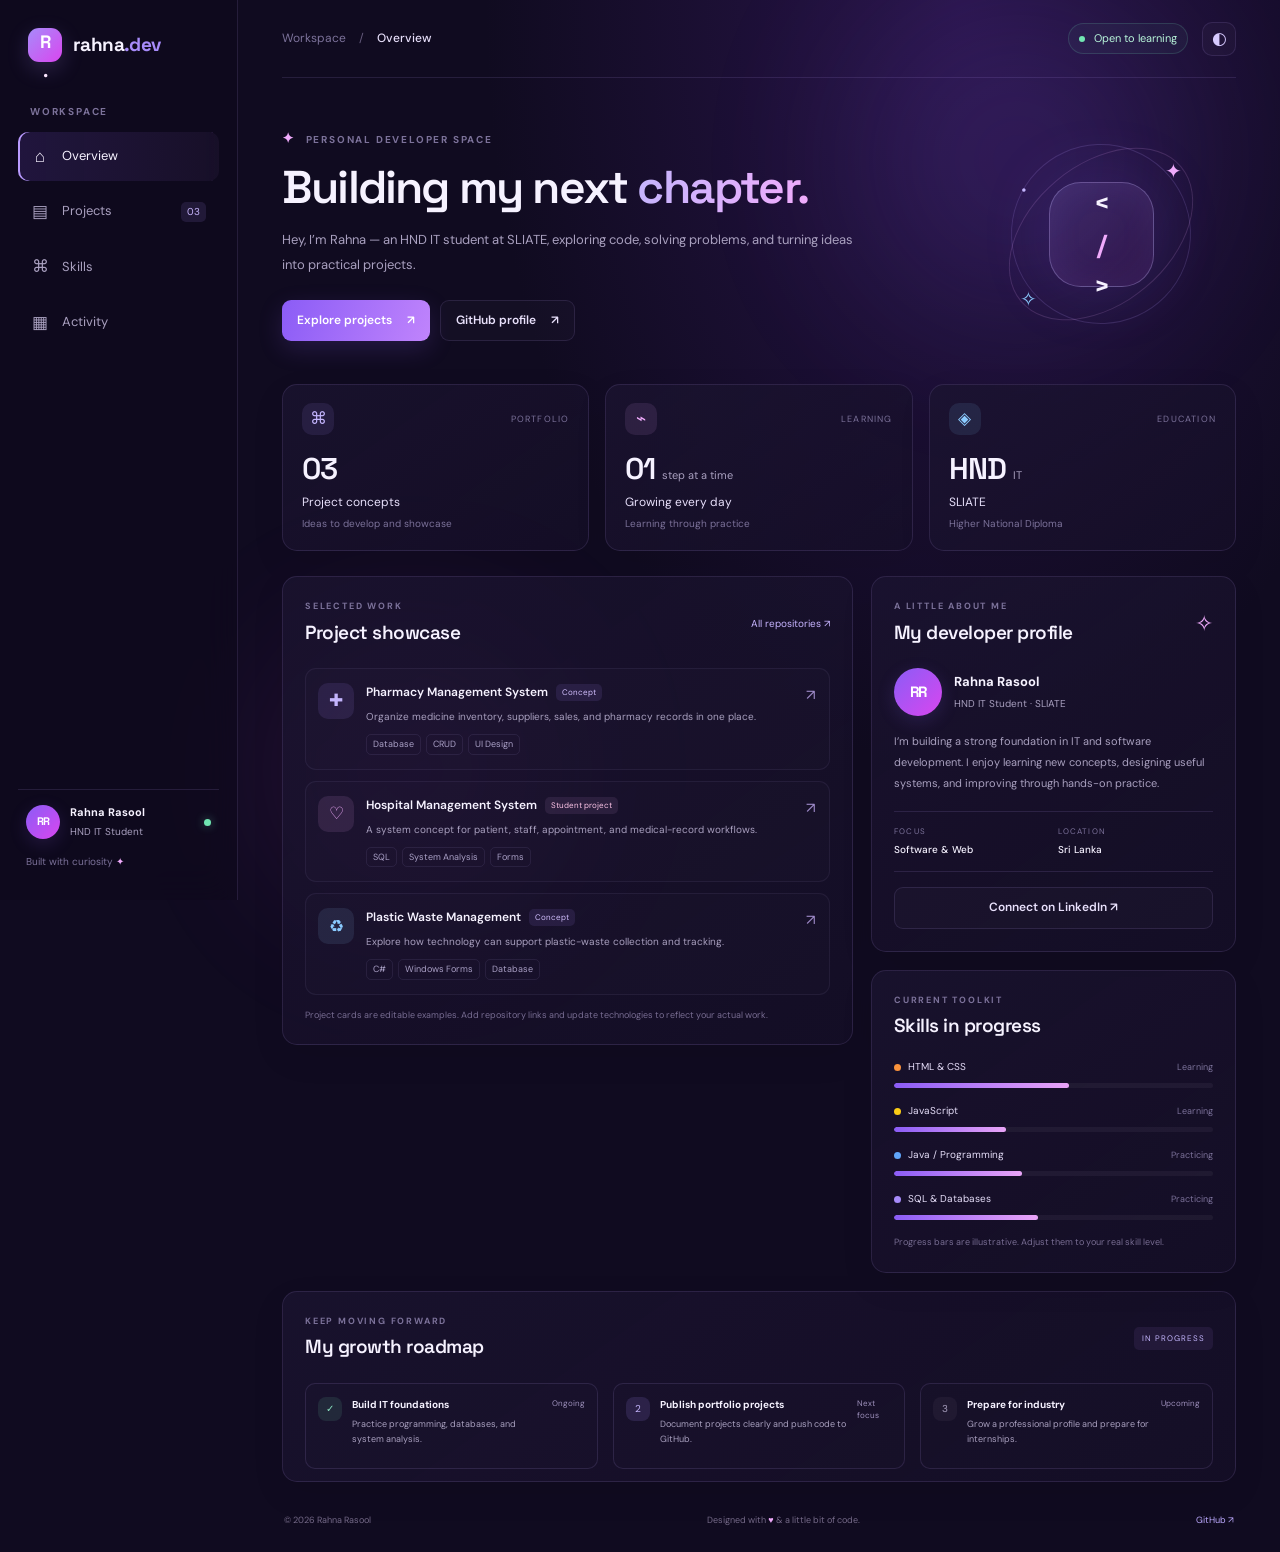
<file: index.html>
<!doctype html>
<html lang="en">
<head>
  <meta charset="utf-8">
  <meta name="viewport" content="width=device-width, initial-scale=1">
  <meta name="theme-color" content="#100b20">
  <meta name="description" content="Rahna Rasool — HND IT student and aspiring software developer portfolio.">
  <title>Rahna Rasool | Developer Dashboard</title>
  <link rel="preconnect" href="https://fonts.googleapis.com">
  <link rel="preconnect" href="https://fonts.gstatic.com" crossorigin>
  <link href="https://fonts.googleapis.com/css2?family=DM+Sans:wght@400;500;600;700&family=Space+Grotesk:wght@400;500;600;700&display=swap" rel="stylesheet">
  <link rel="stylesheet" href="style.css">
</head>
<body>
  <div class="ambient ambient-one"></div><div class="ambient ambient-two"></div>
  <div class="app-shell">
    <aside class="sidebar">
      <a class="brand" href="#home" aria-label="Home"><span class="brand-mark">R<span>.</span></span><span>rahna<span class="brand-muted">.dev</span></span></a>
      <div class="side-label">WORKSPACE</div>
      <nav class="nav">
        <a class="nav-link active" href="#home"><span>⌂</span> Overview</a>
        <a class="nav-link" href="#projects"><span>▤</span> Projects <span class="nav-count">03</span></a>
        <a class="nav-link" href="#skills"><span>⌘</span> Skills</a>
        <a class="nav-link" href="#activity"><span>▦</span> Activity</a>
      </nav>
      <div class="sidebar-bottom">
        <div class="mini-profile"><div class="avatar small">RR</div><div><strong>Rahna Rasool</strong><small>HND IT Student</small></div><span class="online-dot"></span></div>
        <p class="sidebar-note">Built with curiosity <span>✦</span></p>
      </div>
    </aside>

    <main class="main-content" id="home">
      <header class="topbar">
        <div class="breadcrumb">Workspace <span>/</span> <strong>Overview</strong></div>
        <div class="top-actions"><span class="status-pill"><i></i> Open to learning</span><button class="icon-button" id="themeButton" aria-label="Toggle contrast" title="Toggle contrast">◐</button></div>
      </header>

      <section class="welcome-row">
        <div>
          <div class="eyebrow"><span class="sparkle">✦</span> PERSONAL DEVELOPER SPACE</div>
          <h1>Building my next <span>chapter.</span></h1>
          <p class="welcome-copy">Hey, I’m Rahna — an HND IT student at SLIATE, exploring code, solving problems, and turning ideas into practical projects.</p>
          <div class="hero-actions">
            <a class="button primary" href="#projects">Explore projects <span>↗</span></a>
            <a class="button secondary" href="https://github.com/rahnarasool" target="_blank" rel="noreferrer">GitHub profile <span>↗</span></a>
          </div>
        </div>
        <div class="hero-orb" aria-hidden="true"><div class="orb-ring ring-one"></div><div class="orb-ring ring-two"></div><div class="orb-core">&lt;<span>/</span>&gt;</div><span class="orb-star star-a">✦</span><span class="orb-star star-b">✧</span><span class="orb-star star-c">·</span></div>
      </section>

      <section class="stat-grid" aria-label="Portfolio highlights">
        <article class="stat-card"><div class="stat-top"><span class="stat-icon violet">⌘</span><span class="stat-tag">PORTFOLIO</span></div><div class="stat-number">03</div><div class="stat-title">Project concepts</div><div class="stat-foot">Ideas to develop and showcase</div></article>
        <article class="stat-card"><div class="stat-top"><span class="stat-icon pink">⌁</span><span class="stat-tag">LEARNING</span></div><div class="stat-number">01 <small>step at a time</small></div><div class="stat-title">Growing every day</div><div class="stat-foot">Learning through practice</div></article>
        <article class="stat-card"><div class="stat-top"><span class="stat-icon blue">◈</span><span class="stat-tag">EDUCATION</span></div><div class="stat-number">HND <small>IT</small></div><div class="stat-title">SLIATE</div><div class="stat-foot">Higher National Diploma</div></article>
      </section>

      <section class="content-grid">
        <div class="panel projects-panel" id="projects">
          <div class="panel-heading"><div><div class="eyebrow">SELECTED WORK</div><h2>Project showcase</h2></div><a class="text-link" href="https://github.com/rahnarasool" target="_blank" rel="noreferrer">All repositories ↗</a></div>
          <div class="project-list">
            <article class="project-card">
              <div class="project-symbol purple-symbol">✚</div><div class="project-info"><div class="project-title-row"><h3>Pharmacy Management System</h3><span class="project-status planning">Concept</span></div><p>Organize medicine inventory, suppliers, sales, and pharmacy records in one place.</p><div class="tech-tags"><span>Database</span><span>CRUD</span><span>UI Design</span></div></div><a class="project-arrow" href="https://github.com/rahnarasool" target="_blank" rel="noreferrer" aria-label="Open repository">↗</a>
            </article>
            <article class="project-card">
              <div class="project-symbol pink-symbol">♡</div><div class="project-info"><div class="project-title-row"><h3>Hospital Management System</h3><span class="project-status learning">Student project</span></div><p>A system concept for patient, staff, appointment, and medical-record workflows.</p><div class="tech-tags"><span>SQL</span><span>System Analysis</span><span>Forms</span></div></div><a class="project-arrow" href="https://github.com/rahnarasool" target="_blank" rel="noreferrer" aria-label="Open repository">↗</a>
            </article>
            <article class="project-card">
              <div class="project-symbol blue-symbol">♻</div><div class="project-info"><div class="project-title-row"><h3>Plastic Waste Management</h3><span class="project-status planning">Concept</span></div><p>Explore how technology can support plastic-waste collection and tracking.</p><div class="tech-tags"><span>C#</span><span>Windows Forms</span><span>Database</span></div></div><a class="project-arrow" href="https://github.com/rahnarasool" target="_blank" rel="noreferrer" aria-label="Open repository">↗</a>
            </article>
          </div>
          <p class="disclaimer">Project cards are editable examples. Add repository links and update technologies to reflect your actual work.</p>
        </div>

        <div class="right-column">
          <section class="panel about-panel">
            <div class="panel-heading"><div><div class="eyebrow">A LITTLE ABOUT ME</div><h2>My developer profile</h2></div><span class="about-icon">✧</span></div>
            <div class="profile-summary"><div class="avatar large">RR</div><div><h3>Rahna Rasool</h3><p>HND IT Student · SLIATE</p></div></div>
            <p class="about-text">I’m building a strong foundation in IT and software development. I enjoy learning new concepts, designing useful systems, and improving through hands-on practice.</p>
            <div class="profile-facts"><div><span>FOCUS</span><strong>Software & Web</strong></div><div><span>LOCATION</span><strong>Sri Lanka</strong></div></div>
            <a class="button full secondary" href="https://www.linkedin.com/" target="_blank" rel="noreferrer">Connect on LinkedIn ↗</a>
          </section>
          <section class="panel skills-panel" id="skills">
            <div class="panel-heading"><div><div class="eyebrow">CURRENT TOOLKIT</div><h2>Skills in progress</h2></div></div>
            <div class="skill-row"><div class="skill-name"><span class="skill-dot html"></span>HTML & CSS <span class="skill-level">Learning</span></div><div class="skill-track"><i style="width:55%"></i></div></div>
            <div class="skill-row"><div class="skill-name"><span class="skill-dot js"></span>JavaScript <span class="skill-level">Learning</span></div><div class="skill-track"><i style="width:35%"></i></div></div>
            <div class="skill-row"><div class="skill-name"><span class="skill-dot java"></span>Java / Programming <span class="skill-level">Practicing</span></div><div class="skill-track"><i style="width:40%"></i></div></div>
            <div class="skill-row"><div class="skill-name"><span class="skill-dot sql"></span>SQL & Databases <span class="skill-level">Practicing</span></div><div class="skill-track"><i style="width:45%"></i></div></div>
            <p class="disclaimer">Progress bars are illustrative. Adjust them to your real skill level.</p>
          </section>
        </div>
      </section>

      <section class="panel activity-panel" id="activity">
        <div class="panel-heading"><div><div class="eyebrow">KEEP MOVING FORWARD</div><h2>My growth roadmap</h2></div><span class="roadmap-badge">IN PROGRESS</span></div>
        <div class="roadmap">
          <div class="roadmap-item done"><span class="roadmap-marker">✓</span><div><strong>Build IT foundations</strong><p>Practice programming, databases, and system analysis.</p></div><span class="roadmap-state">Ongoing</span></div>
          <div class="roadmap-item current"><span class="roadmap-marker">2</span><div><strong>Publish portfolio projects</strong><p>Document projects clearly and push code to GitHub.</p></div><span class="roadmap-state">Next focus</span></div>
          <div class="roadmap-item"><span class="roadmap-marker">3</span><div><strong>Prepare for industry</strong><p>Grow a professional profile and prepare for internships.</p></div><span class="roadmap-state">Upcoming</span></div>
        </div>
      </section>

      <footer class="footer"><span>© <span id="year"></span> Rahna Rasool</span><span>Designed with <b>♥</b> & a little bit of code.</span><a href="https://github.com/rahnarasool" target="_blank" rel="noreferrer">GitHub ↗</a></footer>
    </main>
  </div>
  <script src="script.js"></script>
</body>
</html>
</file>
<file: style.css>
*{box-sizing:border-box} :root{--bg:#100b20;--panel:rgba(27,20,48,.78);--panel2:rgba(35,25,61,.68);--border:rgba(191,165,255,.13);--text:#f6f2ff;--muted:#a9a0bf;--soft:#7c729a;--purple:#a78bfa;--pink:#f0abfc;--blue:#8bcbff;--green:#8ce8c2}html{scroll-behavior:smooth;scroll-padding-top:25px}body{margin:0;background:radial-gradient(ellipse at 75% 0%,#281449 0,transparent 35%),var(--bg);color:var(--text);font-family:'DM Sans',sans-serif;font-size:14px;line-height:1.6;overflow-x:hidden}.ambient{position:fixed;z-index:-1;border-radius:50%;filter:blur(90px);opacity:.14;pointer-events:none}.ambient-one{width:320px;height:320px;background:#8b5cf6;top:0;right:8%}.ambient-two{width:260px;height:260px;background:#d946ef;bottom:0;left:22%}.app-shell{max-width:1540px;margin:auto;display:grid;grid-template-columns:238px minmax(0,1fr);min-height:100vh}.sidebar{height:100vh;position:sticky;top:0;border-right:1px solid var(--border);padding:28px 18px 20px;display:flex;flex-direction:column;background:rgba(15,10,29,.58);backdrop-filter:blur(18px)}.brand{display:flex;align-items:center;gap:11px;color:var(--text);text-decoration:none;font-family:'Space Grotesk',sans-serif;font-size:19px;font-weight:700;letter-spacing:-.6px;padding:0 10px 42px}.brand-mark{width:34px;height:34px;border-radius:11px;display:grid;place-items:center;background:linear-gradient(135deg,#a78bfa,#d946ef);color:white;font-size:18px;box-shadow:0 7px 22px #a78bfa33}.brand-mark span{color:#fce7ff}.brand-muted{color:var(--purple)}.side-label,.eyebrow{font-size:10px;letter-spacing:1.8px;font-weight:700;color:var(--soft)}.side-label{padding:0 12px 12px}.nav{display:grid;gap:6px}.nav-link{display:flex;align-items:center;gap:13px;padding:11px 13px;border-radius:10px;text-decoration:none;color:var(--muted);font-size:13px;transition:.2s}.nav-link>span:first-child{width:18px;text-align:center;font-size:17px}.nav-link:hover,.nav-link.active{color:#f7f2ff;background:linear-gradient(90deg,#8b5cf626,#c084fc0d)}.nav-link.active{box-shadow:inset 2px 0 #b99bff}.nav-count{margin-left:auto;font-size:10px;background:#a78bfa20;color:#c9b7ff;border-radius:5px;padding:2px 6px}.sidebar-bottom{margin-top:auto}.mini-profile{display:flex;align-items:center;gap:10px;padding:14px 8px;border-top:1px solid var(--border)}.mini-profile strong,.mini-profile small{display:block}.mini-profile strong{font-size:11px}.mini-profile small{font-size:10px;color:var(--muted);margin-top:2px}.online-dot{width:7px;height:7px;background:#70e6b2;border-radius:50%;margin-left:auto;box-shadow:0 0 10px #70e6b277}.sidebar-note{color:var(--soft);font-size:10px;padding:0 8px}.sidebar-note span{color:var(--pink)}.main-content{padding:0 44px 24px;min-width:0}.topbar{height:78px;display:flex;align-items:center;justify-content:space-between;border-bottom:1px solid var(--border);margin-bottom:36px}.breadcrumb{color:var(--soft);font-size:12px}.breadcrumb span{padding:0 10px;color:#655b7d}.breadcrumb strong{color:#e6def9;font-weight:500}.top-actions{display:flex;align-items:center;gap:14px}.status-pill{font-size:11px;color:#b9f7db;border:1px solid #72e6b32a;background:#72e6b30b;border-radius:20px;padding:6px 10px}.status-pill i{display:inline-block;width:6px;height:6px;border-radius:50%;background:#72e6b3;margin-right:6px}.icon-button{height:34px;width:34px;border-radius:10px;border:1px solid var(--border);color:#d7caff;background:#ffffff06;cursor:pointer;font-size:17px}.welcome-row{display:flex;align-items:center;justify-content:space-between;gap:30px;min-height:240px;margin-bottom:30px}.eyebrow{margin-bottom:12px}.sparkle{color:var(--pink);font-size:14px;margin-right:6px}h1,h2,h3,p{margin-top:0}h1{font-family:'Space Grotesk',sans-serif;font-size:clamp(32px,4vw,46px);letter-spacing:-1.8px;line-height:1.12;margin-bottom:15px;font-weight:600}h1 span{background:linear-gradient(100deg,#c4b5fd,#f0abfc);-webkit-background-clip:text;background-clip:text;color:transparent}.welcome-copy{color:var(--muted);max-width:580px;font-size:13px;line-height:1.9;margin-bottom:22px}.hero-actions{display:flex;gap:10px;flex-wrap:wrap}.button{display:inline-flex;align-items:center;justify-content:center;gap:15px;text-decoration:none;border-radius:9px;padding:10px 15px;font-weight:600;font-size:12px;transition:transform .2s,border-color .2s}.button:hover{transform:translateY(-2px)}.button.primary{background:linear-gradient(110deg,#8b5cf6,#c084fc);color:#fff;box-shadow:0 8px 25px #8b5cf62c}.button.secondary{background:#ffffff05;color:#e8e0fb;border:1px solid var(--border)}.button.secondary:hover{border-color:#b69aff66}.hero-orb{width:210px;height:210px;flex-shrink:0;position:relative;display:grid;place-items:center;margin-right:30px}.orb-ring{position:absolute;border:1px solid #b99bff2c;border-radius:50%;transform:rotate(-24deg)}.ring-one{width:180px;height:180px}.ring-two{width:140px;height:210px;transform:rotate(50deg);border-color:#f0abfc28}.orb-core{width:105px;height:105px;border-radius:32px;display:grid;place-items:center;font-family:'Space Grotesk',sans-serif;font-weight:700;font-size:26px;letter-spacing:-2px;background:linear-gradient(145deg,#a78bfa26,#d946ef16);border:1px solid #c4b5fd55;box-shadow:0 0 70px #8b5cf629,inset 0 0 35px #a78bfa14}.orb-core span{color:var(--pink)}.orb-star{position:absolute;color:var(--pink);font-size:20px}.star-a{top:26px;right:24px}.star-b{bottom:24px;left:24px;color:var(--blue)}.star-c{top:37px;left:25px;font-size:30px;color:#c4b5fd}.stat-grid{display:grid;grid-template-columns:repeat(3,minmax(0,1fr));gap:16px;margin-bottom:25px}.stat-card,.panel{border:1px solid var(--border);border-radius:15px;background:linear-gradient(145deg,var(--panel),rgba(22,15,40,.7));box-shadow:0 12px 35px #05030b12}.stat-card{padding:18px 19px;min-width:0}.stat-top{display:flex;align-items:center;justify-content:space-between;margin-bottom:16px}.stat-icon{width:32px;height:32px;display:grid;place-items:center;border-radius:10px;font-size:17px}.violet{background:#a78bfa1c;color:#c4b5fd}.pink{background:#f0abfc1a;color:#f0abfc}.blue{background:#8bcbff1a;color:#8bcbff}.stat-tag{font-size:9px;letter-spacing:1.2px;color:var(--soft)}.stat-number{font-family:'Space Grotesk',sans-serif;font-size:30px;letter-spacing:-1px;font-weight:600;line-height:1.2}.stat-number small{font-family:'DM Sans',sans-serif;font-size:11px;letter-spacing:0;color:var(--muted);font-weight:400}.stat-title{font-size:12px;color:#e8e0fb;margin-top:6px}.stat-foot{font-size:10px;color:var(--soft);margin-top:4px}.content-grid{display:grid;grid-template-columns:minmax(0,1.22fr) minmax(290px,.78fr);gap:18px;align-items:start}.panel{padding:22px;margin-bottom:18px;min-width:0}.panel-heading{display:flex;align-items:center;justify-content:space-between;gap:10px;margin-bottom:20px}.panel-heading .eyebrow{margin-bottom:4px;font-size:9px}.panel-heading h2{font-family:'Space Grotesk',sans-serif;font-size:19px;letter-spacing:-.5px;margin:0;font-weight:600}.text-link{color:#c7b5ff;text-decoration:none;font-size:10px;white-space:nowrap}.text-link:hover{color:white}.project-list{display:grid;gap:11px}.project-card{display:flex;align-items:flex-start;gap:12px;padding:14px 12px;border:1px solid #c4b5fd12;border-radius:11px;background:#ffffff03;transition:.2s}.project-card:hover{border-color:#c4b5fd38;background:#c4b5fd07}.project-symbol{width:36px;height:36px;flex-shrink:0;display:grid;place-items:center;border-radius:10px;font-size:17px}.purple-symbol{background:#a78bfa1d;color:#c4b5fd}.pink-symbol{background:#f0abfc1b;color:#f0abfc}.blue-symbol{background:#8bcbff1b;color:#8bcbff}.project-info{min-width:0;flex:1}.project-title-row{display:flex;align-items:center;gap:8px;flex-wrap:wrap}.project-title-row h3{font-size:12px;font-weight:600;margin:0}.project-status{font-size:8px;padding:2px 6px;border-radius:5px}.planning{color:#d3c0ff;background:#a78bfa1c}.learning{color:#ffc6e9;background:#f0abfc16}.project-info p{font-size:10px;color:var(--muted);line-height:1.7;margin:6px 0 9px}.tech-tags{display:flex;flex-wrap:wrap;gap:5px}.tech-tags span{font-size:9px;color:#aaa0c6;border:1px solid #c4b5fd17;border-radius:5px;padding:2px 6px}.project-arrow{font-size:15px;color:#9f8bc9;text-decoration:none;padding:0 2px}.disclaimer{font-size:9px;color:#786d92;line-height:1.6;margin:13px 0 0}.about-icon{font-size:22px;color:var(--pink)}.profile-summary{display:flex;align-items:center;gap:12px;margin-bottom:15px}.avatar{display:grid;place-items:center;flex-shrink:0;border-radius:50%;font-family:'Space Grotesk',sans-serif;font-weight:700;letter-spacing:-1px;color:#fff;background:linear-gradient(135deg,#8b5cf6,#d946ef);box-shadow:0 5px 18px #8b5cf62b}.avatar.small{width:34px;height:34px;font-size:11px}.avatar.large{width:48px;height:48px;font-size:15px}.profile-summary h3{font-size:13px;margin:0 0 3px}.profile-summary p{font-size:10px;color:var(--muted);margin:0}.about-text{font-size:11px;color:var(--muted);line-height:1.9;margin-bottom:17px}.profile-facts{display:grid;grid-template-columns:1fr 1fr;gap:10px;padding:13px 0;border-top:1px solid var(--border);border-bottom:1px solid var(--border);margin-bottom:15px}.profile-facts span,.profile-facts strong{display:block}.profile-facts span{font-size:8px;letter-spacing:1.2px;color:var(--soft);margin-bottom:5px}.profile-facts strong{font-size:10px;font-weight:500}.button.full{width:100%}.skills-panel .panel-heading{margin-bottom:18px}.skill-row{margin-bottom:15px}.skill-name{display:flex;align-items:center;gap:7px;font-size:10px;color:#e6def9}.skill-dot{width:7px;height:7px;border-radius:50%}.skill-dot.html{background:#fb923c}.skill-dot.js{background:#facc15}.skill-dot.java{background:#60a5fa}.skill-dot.sql{background:#a78bfa}.skill-level{margin-left:auto;color:var(--soft);font-size:9px}.skill-track{height:5px;background:#ffffff0c;border-radius:10px;margin-top:8px;overflow:hidden}.skill-track i{display:block;height:100%;border-radius:10px;background:linear-gradient(90deg,#8b5cf6,#e9a4f7)}.roadmap-badge{font-size:8px;letter-spacing:1px;color:#c4b5fd;background:#a78bfa16;padding:5px 8px;border-radius:5px}.activity-panel{padding-bottom:12px}.roadmap{display:grid;grid-template-columns:repeat(3,minmax(0,1fr));gap:15px}.roadmap-item{display:flex;align-items:flex-start;gap:10px;padding:13px 12px;border:1px solid var(--border);border-radius:10px;background:#ffffff02;min-width:0}.roadmap-marker{display:grid;place-items:center;width:24px;height:24px;flex-shrink:0;border-radius:8px;background:#ffffff0b;color:var(--muted);font-size:10px}.roadmap-item.done .roadmap-marker{background:#72e6b31c;color:#8ce8c2}.roadmap-item.current .roadmap-marker{background:#a78bfa25;color:#c4b5fd}.roadmap-item strong{font-size:10px;display:block;line-height:1.6}.roadmap-item p{font-size:9px;color:var(--muted);line-height:1.7;margin:4px 0 8px}.roadmap-state{font-size:8px;color:#9f91bd}.footer{display:flex;align-items:center;justify-content:space-between;gap:12px;color:#746987;font-size:9px;padding:13px 2px 0}.footer b{color:#f0abfc}.footer a{color:#bdaaff;text-decoration:none}.light-mode{--bg:#f6f3ff;--panel:rgba(255,255,255,.88);--panel2:#fff;--border:rgba(103,76,154,.16);--text:#211735;--muted:#6d6282;--soft:#887c9f}.light-mode{background:radial-gradient(ellipse at 75% 0%,#e8dfff 0,transparent 40%),var(--bg);color:var(--text)}.light-mode .sidebar{background:#faf8ffb8}.light-mode .brand,.light-mode .nav-link.active,.light-mode .nav-link:hover{color:#2b2040}.light-mode .breadcrumb strong,.light-mode .project-title-row h3,.light-mode .stat-title,.light-mode .panel-heading h2,.light-mode .profile-summary h3,.light-mode .skill-name,.light-mode .roadmap-item strong{color:#2b2040}.light-mode .button.secondary{color:#46365f;background:#ffffff9c}.light-mode .project-card,.light-mode .roadmap-item{background:#fff8}.light-mode .stat-card,.light-mode .panel{box-shadow:0 12px 35px #5b3e8a08}.light-mode .orb-core{color:#3d285c}.light-mode .icon-button{color:#5d477d}.light-mode .status-pill{color:#147a53;background:#22c55e0b}.light-mode .tech-tags span{color:#74658d}.light-mode .stat-number{color:#281c40}
@media(max-width:1100px){.app-shell{grid-template-columns:205px minmax(0,1fr)}.main-content{padding:0 25px 22px}.hero-orb{margin-right:0;width:170px}.content-grid{grid-template-columns:minmax(0,1fr)}.right-column{display:grid;grid-template-columns:repeat(2,minmax(0,1fr));gap:16px}.right-column .panel{margin-bottom:0}.roadmap{grid-template-columns:1fr}.roadmap-item{align-items:center}.roadmap-item p{margin-bottom:0}.roadmap-state{margin-left:auto;white-space:nowrap}}
@media(max-width:720px){.app-shell{display:block}.sidebar{height:auto;position:relative;padding:13px 17px;border-right:0;border-bottom:1px solid var(--border);display:block}.brand{padding:0;font-size:17px}.side-label,.sidebar .nav,.sidebar-bottom{display:none}.main-content{padding:0 16px 20px}.topbar{height:59px;margin-bottom:23px}.status-pill{font-size:9px}.welcome-row{min-height:0;margin-bottom:24px}.welcome-copy{font-size:12px}.hero-orb{display:none}h1{font-size:35px}.stat-grid{gap:9px;grid-template-columns:1fr 1fr}.stat-card{padding:14px}.stat-card:last-child{grid-column:span 2}.stat-number{font-size:26px}.stat-foot{font-size:9px}.panel{padding:16px}.content-grid{gap:0}.right-column{grid-template-columns:1fr;gap:0}.roadmap{gap:9px}.footer{flex-wrap:wrap}.panel-heading h2{font-size:17px}}
@media(prefers-reduced-motion:reduce){html{scroll-behavior:auto}*,*::before,*::after{transition:none!important}}
</file>
<file: dashboard/style.css>
*{box-sizing:border-box} :root{--bg:#100b20;--panel:rgba(27,20,48,.78);--panel2:rgba(35,25,61,.68);--border:rgba(191,165,255,.13);--text:#f6f2ff;--muted:#a9a0bf;--soft:#7c729a;--purple:#a78bfa;--pink:#f0abfc;--blue:#8bcbff;--green:#8ce8c2}html{scroll-behavior:smooth;scroll-padding-top:25px}body{margin:0;background:radial-gradient(ellipse at 75% 0%,#281449 0,transparent 35%),var(--bg);color:var(--text);font-family:'DM Sans',sans-serif;font-size:14px;line-height:1.6;overflow-x:hidden}.ambient{position:fixed;z-index:-1;border-radius:50%;filter:blur(90px);opacity:.14;pointer-events:none}.ambient-one{width:320px;height:320px;background:#8b5cf6;top:0;right:8%}.ambient-two{width:260px;height:260px;background:#d946ef;bottom:0;left:22%}.app-shell{max-width:1540px;margin:auto;display:grid;grid-template-columns:238px minmax(0,1fr);min-height:100vh}.sidebar{height:100vh;position:sticky;top:0;border-right:1px solid var(--border);padding:28px 18px 20px;display:flex;flex-direction:column;background:rgba(15,10,29,.58);backdrop-filter:blur(18px)}.brand{display:flex;align-items:center;gap:11px;color:var(--text);text-decoration:none;font-family:'Space Grotesk',sans-serif;font-size:19px;font-weight:700;letter-spacing:-.6px;padding:0 10px 42px}.brand-mark{width:34px;height:34px;border-radius:11px;display:grid;place-items:center;background:linear-gradient(135deg,#a78bfa,#d946ef);color:white;font-size:18px;box-shadow:0 7px 22px #a78bfa33}.brand-mark span{color:#fce7ff}.brand-muted{color:var(--purple)}.side-label,.eyebrow{font-size:10px;letter-spacing:1.8px;font-weight:700;color:var(--soft)}.side-label{padding:0 12px 12px}.nav{display:grid;gap:6px}.nav-link{display:flex;align-items:center;gap:13px;padding:11px 13px;border-radius:10px;text-decoration:none;color:var(--muted);font-size:13px;transition:.2s}.nav-link>span:first-child{width:18px;text-align:center;font-size:17px}.nav-link:hover,.nav-link.active{color:#f7f2ff;background:linear-gradient(90deg,#8b5cf626,#c084fc0d)}.nav-link.active{box-shadow:inset 2px 0 #b99bff}.nav-count{margin-left:auto;font-size:10px;background:#a78bfa20;color:#c9b7ff;border-radius:5px;padding:2px 6px}.sidebar-bottom{margin-top:auto}.mini-profile{display:flex;align-items:center;gap:10px;padding:14px 8px;border-top:1px solid var(--border)}.mini-profile strong,.mini-profile small{display:block}.mini-profile strong{font-size:11px}.mini-profile small{font-size:10px;color:var(--muted);margin-top:2px}.online-dot{width:7px;height:7px;background:#70e6b2;border-radius:50%;margin-left:auto;box-shadow:0 0 10px #70e6b277}.sidebar-note{color:var(--soft);font-size:10px;padding:0 8px}.sidebar-note span{color:var(--pink)}.main-content{padding:0 44px 24px;min-width:0}.topbar{height:78px;display:flex;align-items:center;justify-content:space-between;border-bottom:1px solid var(--border);margin-bottom:36px}.breadcrumb{color:var(--soft);font-size:12px}.breadcrumb span{padding:0 10px;color:#655b7d}.breadcrumb strong{color:#e6def9;font-weight:500}.top-actions{display:flex;align-items:center;gap:14px}.status-pill{font-size:11px;color:#b9f7db;border:1px solid #72e6b32a;background:#72e6b30b;border-radius:20px;padding:6px 10px}.status-pill i{display:inline-block;width:6px;height:6px;border-radius:50%;background:#72e6b3;margin-right:6px}.icon-button{height:34px;width:34px;border-radius:10px;border:1px solid var(--border);color:#d7caff;background:#ffffff06;cursor:pointer;font-size:17px}.welcome-row{display:flex;align-items:center;justify-content:space-between;gap:30px;min-height:240px;margin-bottom:30px}.eyebrow{margin-bottom:12px}.sparkle{color:var(--pink);font-size:14px;margin-right:6px}h1,h2,h3,p{margin-top:0}h1{font-family:'Space Grotesk',sans-serif;font-size:clamp(32px,4vw,46px);letter-spacing:-1.8px;line-height:1.12;margin-bottom:15px;font-weight:600}h1 span{background:linear-gradient(100deg,#c4b5fd,#f0abfc);-webkit-background-clip:text;background-clip:text;color:transparent}.welcome-copy{color:var(--muted);max-width:580px;font-size:13px;line-height:1.9;margin-bottom:22px}.hero-actions{display:flex;gap:10px;flex-wrap:wrap}.button{display:inline-flex;align-items:center;justify-content:center;gap:15px;text-decoration:none;border-radius:9px;padding:10px 15px;font-weight:600;font-size:12px;transition:transform .2s,border-color .2s}.button:hover{transform:translateY(-2px)}.button.primary{background:linear-gradient(110deg,#8b5cf6,#c084fc);color:#fff;box-shadow:0 8px 25px #8b5cf62c}.button.secondary{background:#ffffff05;color:#e8e0fb;border:1px solid var(--border)}.button.secondary:hover{border-color:#b69aff66}.hero-orb{width:210px;height:210px;flex-shrink:0;position:relative;display:grid;place-items:center;margin-right:30px}.orb-ring{position:absolute;border:1px solid #b99bff2c;border-radius:50%;transform:rotate(-24deg)}.ring-one{width:180px;height:180px}.ring-two{width:140px;height:210px;transform:rotate(50deg);border-color:#f0abfc28}.orb-core{width:105px;height:105px;border-radius:32px;display:grid;place-items:center;font-family:'Space Grotesk',sans-serif;font-weight:700;font-size:26px;letter-spacing:-2px;background:linear-gradient(145deg,#a78bfa26,#d946ef16);border:1px solid #c4b5fd55;box-shadow:0 0 70px #8b5cf629,inset 0 0 35px #a78bfa14}.orb-core span{color:var(--pink)}.orb-star{position:absolute;color:var(--pink);font-size:20px}.star-a{top:26px;right:24px}.star-b{bottom:24px;left:24px;color:var(--blue)}.star-c{top:37px;left:25px;font-size:30px;color:#c4b5fd}.stat-grid{display:grid;grid-template-columns:repeat(3,minmax(0,1fr));gap:16px;margin-bottom:25px}.stat-card,.panel{border:1px solid var(--border);border-radius:15px;background:linear-gradient(145deg,var(--panel),rgba(22,15,40,.7));box-shadow:0 12px 35px #05030b12}.stat-card{padding:18px 19px;min-width:0}.stat-top{display:flex;align-items:center;justify-content:space-between;margin-bottom:16px}.stat-icon{width:32px;height:32px;display:grid;place-items:center;border-radius:10px;font-size:17px}.violet{background:#a78bfa1c;color:#c4b5fd}.pink{background:#f0abfc1a;color:#f0abfc}.blue{background:#8bcbff1a;color:#8bcbff}.stat-tag{font-size:9px;letter-spacing:1.2px;color:var(--soft)}.stat-number{font-family:'Space Grotesk',sans-serif;font-size:30px;letter-spacing:-1px;font-weight:600;line-height:1.2}.stat-number small{font-family:'DM Sans',sans-serif;font-size:11px;letter-spacing:0;color:var(--muted);font-weight:400}.stat-title{font-size:12px;color:#e8e0fb;margin-top:6px}.stat-foot{font-size:10px;color:var(--soft);margin-top:4px}.content-grid{display:grid;grid-template-columns:minmax(0,1.22fr) minmax(290px,.78fr);gap:18px;align-items:start}.panel{padding:22px;margin-bottom:18px;min-width:0}.panel-heading{display:flex;align-items:center;justify-content:space-between;gap:10px;margin-bottom:20px}.panel-heading .eyebrow{margin-bottom:4px;font-size:9px}.panel-heading h2{font-family:'Space Grotesk',sans-serif;font-size:19px;letter-spacing:-.5px;margin:0;font-weight:600}.text-link{color:#c7b5ff;text-decoration:none;font-size:10px;white-space:nowrap}.text-link:hover{color:white}.project-list{display:grid;gap:11px}.project-card{display:flex;align-items:flex-start;gap:12px;padding:14px 12px;border:1px solid #c4b5fd12;border-radius:11px;background:#ffffff03;transition:.2s}.project-card:hover{border-color:#c4b5fd38;background:#c4b5fd07}.project-symbol{width:36px;height:36px;flex-shrink:0;display:grid;place-items:center;border-radius:10px;font-size:17px}.purple-symbol{background:#a78bfa1d;color:#c4b5fd}.pink-symbol{background:#f0abfc1b;color:#f0abfc}.blue-symbol{background:#8bcbff1b;color:#8bcbff}.project-info{min-width:0;flex:1}.project-title-row{display:flex;align-items:center;gap:8px;flex-wrap:wrap}.project-title-row h3{font-size:12px;font-weight:600;margin:0}.project-status{font-size:8px;padding:2px 6px;border-radius:5px}.planning{color:#d3c0ff;background:#a78bfa1c}.learning{color:#ffc6e9;background:#f0abfc16}.project-info p{font-size:10px;color:var(--muted);line-height:1.7;margin:6px 0 9px}.tech-tags{display:flex;flex-wrap:wrap;gap:5px}.tech-tags span{font-size:9px;color:#aaa0c6;border:1px solid #c4b5fd17;border-radius:5px;padding:2px 6px}.project-arrow{font-size:15px;color:#9f8bc9;text-decoration:none;padding:0 2px}.disclaimer{font-size:9px;color:#786d92;line-height:1.6;margin:13px 0 0}.about-icon{font-size:22px;color:var(--pink)}.profile-summary{display:flex;align-items:center;gap:12px;margin-bottom:15px}.avatar{display:grid;place-items:center;flex-shrink:0;border-radius:50%;font-family:'Space Grotesk',sans-serif;font-weight:700;letter-spacing:-1px;color:#fff;background:linear-gradient(135deg,#8b5cf6,#d946ef);box-shadow:0 5px 18px #8b5cf62b}.avatar.small{width:34px;height:34px;font-size:11px}.avatar.large{width:48px;height:48px;font-size:15px}.profile-summary h3{font-size:13px;margin:0 0 3px}.profile-summary p{font-size:10px;color:var(--muted);margin:0}.about-text{font-size:11px;color:var(--muted);line-height:1.9;margin-bottom:17px}.profile-facts{display:grid;grid-template-columns:1fr 1fr;gap:10px;padding:13px 0;border-top:1px solid var(--border);border-bottom:1px solid var(--border);margin-bottom:15px}.profile-facts span,.profile-facts strong{display:block}.profile-facts span{font-size:8px;letter-spacing:1.2px;color:var(--soft);margin-bottom:5px}.profile-facts strong{font-size:10px;font-weight:500}.button.full{width:100%}.skills-panel .panel-heading{margin-bottom:18px}.skill-row{margin-bottom:15px}.skill-name{display:flex;align-items:center;gap:7px;font-size:10px;color:#e6def9}.skill-dot{width:7px;height:7px;border-radius:50%}.skill-dot.html{background:#fb923c}.skill-dot.js{background:#facc15}.skill-dot.java{background:#60a5fa}.skill-dot.sql{background:#a78bfa}.skill-level{margin-left:auto;color:var(--soft);font-size:9px}.skill-track{height:5px;background:#ffffff0c;border-radius:10px;margin-top:8px;overflow:hidden}.skill-track i{display:block;height:100%;border-radius:10px;background:linear-gradient(90deg,#8b5cf6,#e9a4f7)}.roadmap-badge{font-size:8px;letter-spacing:1px;color:#c4b5fd;background:#a78bfa16;padding:5px 8px;border-radius:5px}.activity-panel{padding-bottom:12px}.roadmap{display:grid;grid-template-columns:repeat(3,minmax(0,1fr));gap:15px}.roadmap-item{display:flex;align-items:flex-start;gap:10px;padding:13px 12px;border:1px solid var(--border);border-radius:10px;background:#ffffff02;min-width:0}.roadmap-marker{display:grid;place-items:center;width:24px;height:24px;flex-shrink:0;border-radius:8px;background:#ffffff0b;color:var(--muted);font-size:10px}.roadmap-item.done .roadmap-marker{background:#72e6b31c;color:#8ce8c2}.roadmap-item.current .roadmap-marker{background:#a78bfa25;color:#c4b5fd}.roadmap-item strong{font-size:10px;display:block;line-height:1.6}.roadmap-item p{font-size:9px;color:var(--muted);line-height:1.7;margin:4px 0 8px}.roadmap-state{font-size:8px;color:#9f91bd}.footer{display:flex;align-items:center;justify-content:space-between;gap:12px;color:#746987;font-size:9px;padding:13px 2px 0}.footer b{color:#f0abfc}.footer a{color:#bdaaff;text-decoration:none}.light-mode{--bg:#f6f3ff;--panel:rgba(255,255,255,.88);--panel2:#fff;--border:rgba(103,76,154,.16);--text:#211735;--muted:#6d6282;--soft:#887c9f}.light-mode{background:radial-gradient(ellipse at 75% 0%,#e8dfff 0,transparent 40%),var(--bg);color:var(--text)}.light-mode .sidebar{background:#faf8ffb8}.light-mode .brand,.light-mode .nav-link.active,.light-mode .nav-link:hover{color:#2b2040}.light-mode .breadcrumb strong,.light-mode .project-title-row h3,.light-mode .stat-title,.light-mode .panel-heading h2,.light-mode .profile-summary h3,.light-mode .skill-name,.light-mode .roadmap-item strong{color:#2b2040}.light-mode .button.secondary{color:#46365f;background:#ffffff9c}.light-mode .project-card,.light-mode .roadmap-item{background:#fff8}.light-mode .stat-card,.light-mode .panel{box-shadow:0 12px 35px #5b3e8a08}.light-mode .orb-core{color:#3d285c}.light-mode .icon-button{color:#5d477d}.light-mode .status-pill{color:#147a53;background:#22c55e0b}.light-mode .tech-tags span{color:#74658d}.light-mode .stat-number{color:#281c40}
@media(max-width:1100px){.app-shell{grid-template-columns:205px minmax(0,1fr)}.main-content{padding:0 25px 22px}.hero-orb{margin-right:0;width:170px}.content-grid{grid-template-columns:minmax(0,1fr)}.right-column{display:grid;grid-template-columns:repeat(2,minmax(0,1fr));gap:16px}.right-column .panel{margin-bottom:0}.roadmap{grid-template-columns:1fr}.roadmap-item{align-items:center}.roadmap-item p{margin-bottom:0}.roadmap-state{margin-left:auto;white-space:nowrap}}
@media(max-width:720px){.app-shell{display:block}.sidebar{height:auto;position:relative;padding:13px 17px;border-right:0;border-bottom:1px solid var(--border);display:block}.brand{padding:0;font-size:17px}.side-label,.sidebar .nav,.sidebar-bottom{display:none}.main-content{padding:0 16px 20px}.topbar{height:59px;margin-bottom:23px}.status-pill{font-size:9px}.welcome-row{min-height:0;margin-bottom:24px}.welcome-copy{font-size:12px}.hero-orb{display:none}h1{font-size:35px}.stat-grid{gap:9px;grid-template-columns:1fr 1fr}.stat-card{padding:14px}.stat-card:last-child{grid-column:span 2}.stat-number{font-size:26px}.stat-foot{font-size:9px}.panel{padding:16px}.content-grid{gap:0}.right-column{grid-template-columns:1fr;gap:0}.roadmap{gap:9px}.footer{flex-wrap:wrap}.panel-heading h2{font-size:17px}}
@media(prefers-reduced-motion:reduce){html{scroll-behavior:auto}*,*::before,*::after{transition:none!important}}
</file>
